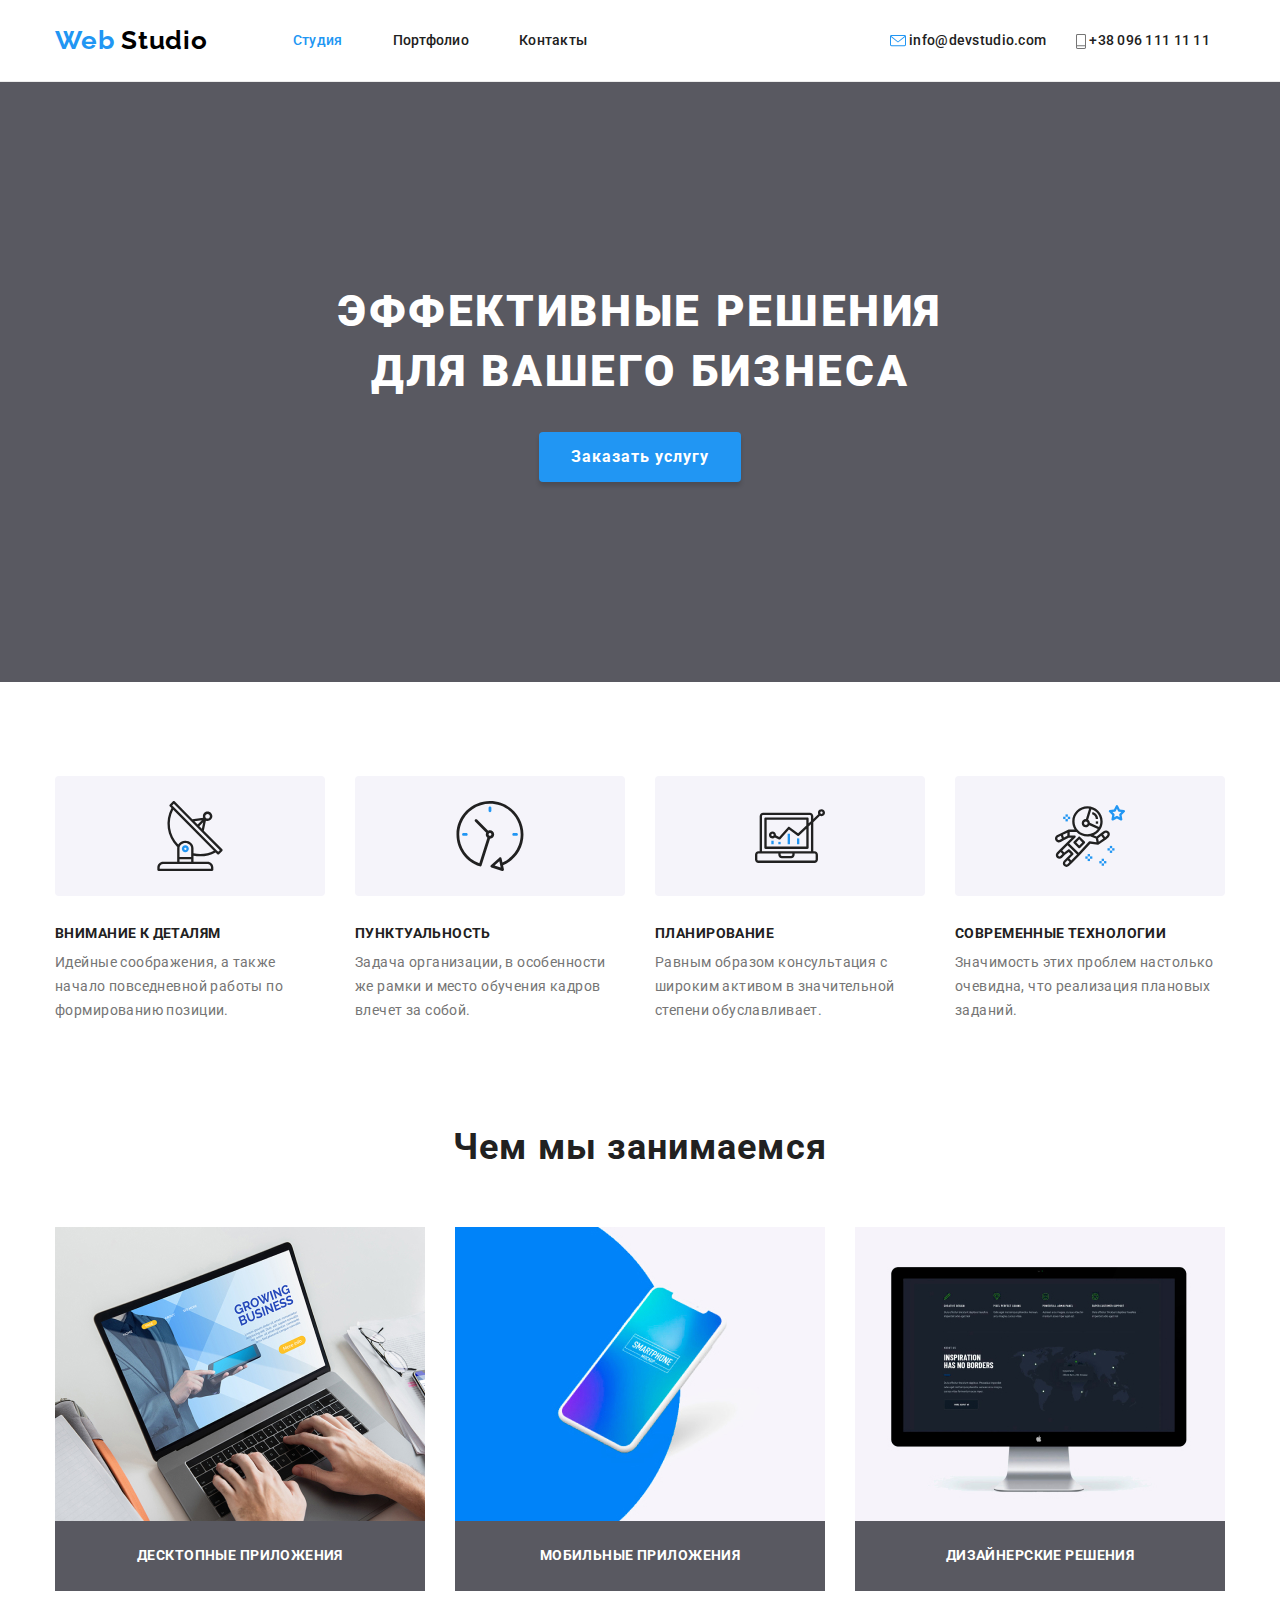
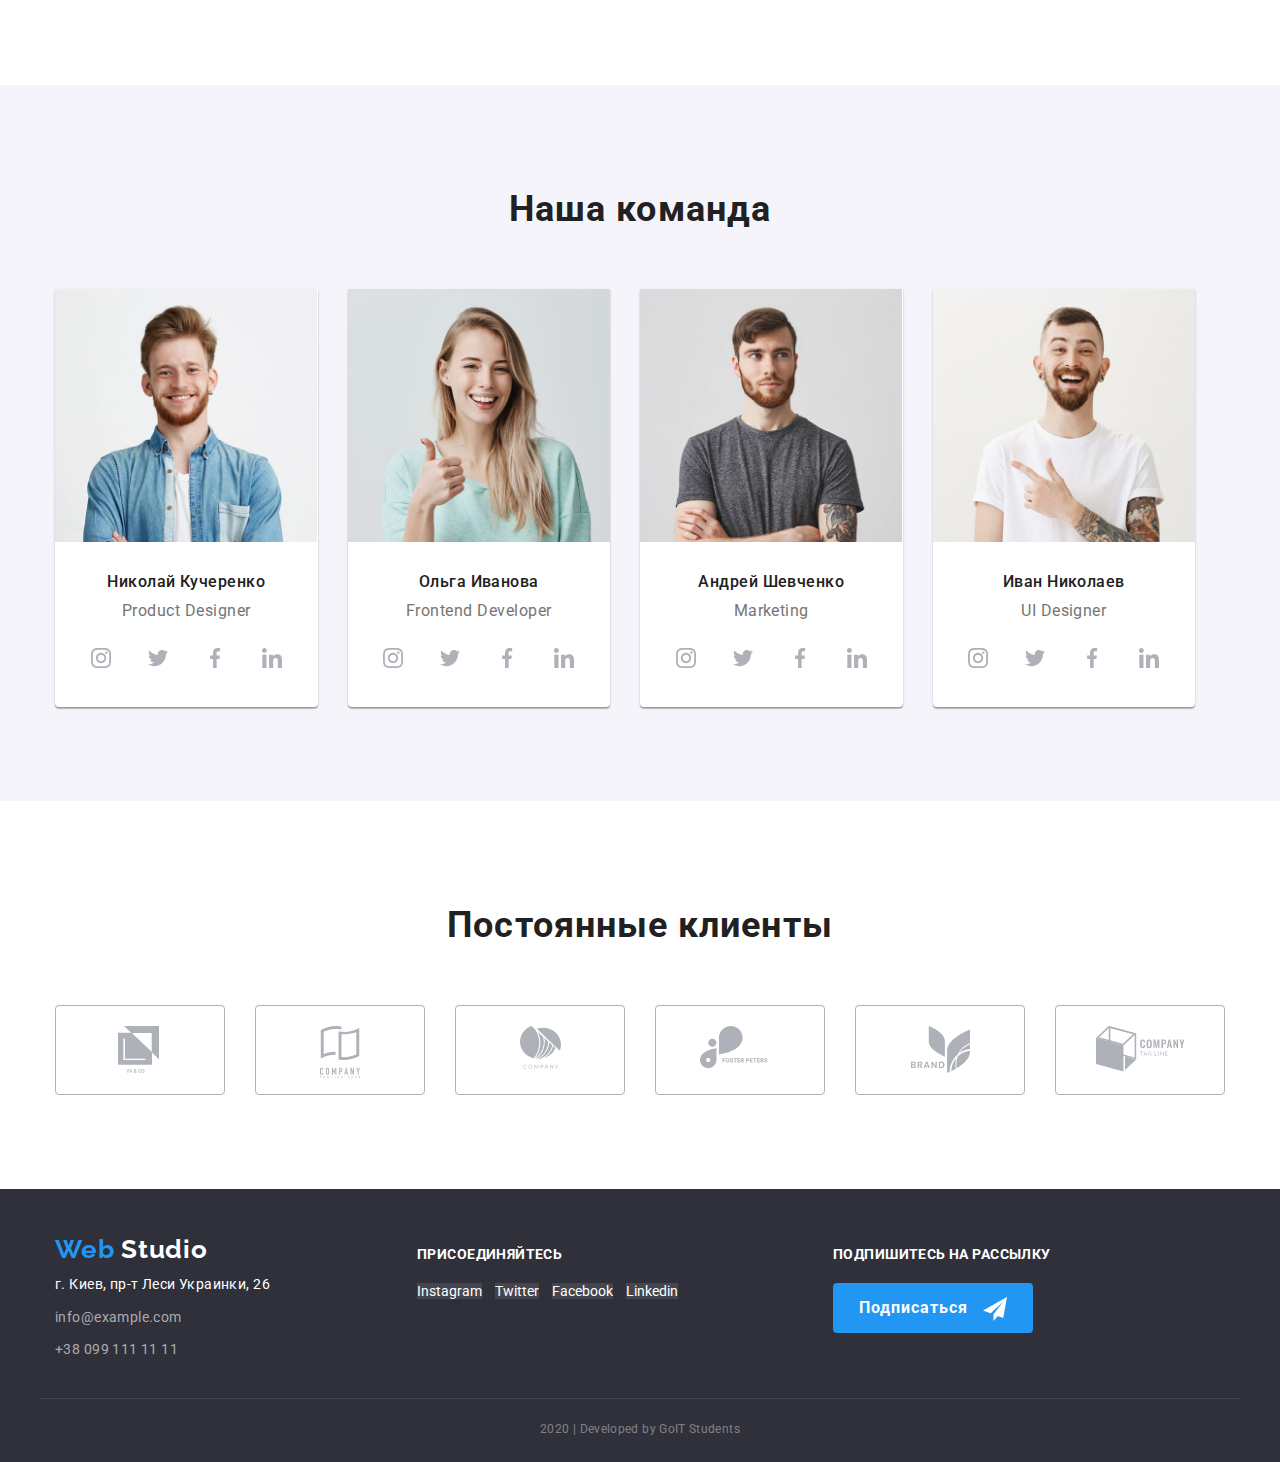
<file: index.html>
<!DOCTYPE html>
<html lang="ru">
  <head>
    <meta charset="UTF-8" />
    <meta name="viewport" content="width=device-width, initial-scale=1.0" />
    <title>WebStudio</title>
    <link
      href="https://fonts.googleapis.com/css2?family=Raleway:wght@700&family=Roboto:wght@400;500;700;900&display=swap"
      rel="stylesheet"
    />
    <link
      rel="stylesheet"
      href="https://cdnjs.cloudflare.com/ajax/libs/modern-normalize/0.6.0/modern-normalize.min.css"
    />
    <link rel="stylesheet" href="./css/styles.css" />
  </head>

  <body>
    <!--Шапка-->
    <header class="header">
      <div class="container">
        <nav class="nav">
          <a href="./index.html" class="logo">
            Web <span class="logo-studio">Studio</span>
          </a>
          <ul class="site-nav">
            <li class="site-nav-title">
              <a href="./index.html" class="link current">Студия</a>
            </li>
            <li class="site-nav-title">
              <a href="./portfolio.html" class="link">Портфолио</a>
            </li>
            <li class="site-nav-title">
              <a href="" class="link">Контакты</a>
            </li>
          </ul>
        </nav>

        <ul class="contacts-nav">
          <li>
            <img src="./images/email.svg" alt="Почта" />
            <a href="mailto:info@devstudio.com" class="link"
              >info@devstudio.com</a
            >
          </li>
          <li>
            <img src="./images/phone.svg" alt="Телефон" />
            <a href="tel:380961111111" class="link">+38 096 111 11 11</a>
          </li>
        </ul>
      </div>
    </header>

    <main>
      <!--Герой-->
      <section class="hero">
        <div class="container">
          <h1 class="hero-title">
            Эффективные решения<br />
            для вашего бизнеса
          </h1>
          <a href="" class="button">Заказать услугу</a>
        </div>
      </section>

      <!--Преимущества-->
      <section class="section advantages">
        <!--Оглавление h2 будет позже скрыто в css-->
        <!-- <h2 class="section-title">Преимущества</h2> -->

        <ul class="advantage container">
          <li class="advantage-item">
            <img src="./images/antenna-1.svg" alt="Антенна" />
            <h3 class="advantage-title">Внимание к деталям</h3>
            <p class="advantage-description">
              Идейные соображения, а также начало повседневной работы по
              формированию позиции.
            </p>
          </li>
          <li class="advantage-item">
            <img src="./images/clock-1.svg" alt="Часы" />
            <h3 class="advantage-title">Пунктуальность</h3>
            <p class="advantage-description">
              Задача организации, в особенности же рамки и место обучения кадров
              влечет за собой.
            </p>
          </li>
          <li class="advantage-item">
            <img src="./images/diagram-1.svg" alt="Диаграмма" />
            <h3 class="advantage-title">Планирование</h3>
            <p class="advantage-description">
              Равным образом консультация с широким активом в значительной
              степени обуславливает.
            </p>
          </li>
          <li class="advantage-item">
            <img src="./images/astronaut-1.svg" alt="Астронавт" />
            <h3 class="advantage-title">Современные технологии</h3>
            <p class="advantage-description">
              Значимость этих проблем настолько очевидна, что реализация
              плановых заданий.
            </p>
          </li>
        </ul>
      </section>
      <!--Услуги-->
      <section class="section">
        <h2 class="section-title">Чем мы занимаемся</h2>

        <ul class="services container">
          <li class="services-item">
            <img src="./images/img.jpg" alt="Ноутбук" />
            <a href="" class="services-title">Десктопные приложения</a>
          </li>

          <li class="services-item">
            <img src="./images/box.jpg" alt="Телефон" />
            <a href="" class="services-title">Мобильные приложения</a>
          </li>

          <li class="services-item">
            <img src="./images/img1.jpg" alt="Мак" />
            <a href="" class="services-title">Дизайнерские решения</a>
          </li>
        </ul>
      </section>
      <!--Сотрудники-->
      <section class="section team">
        <h2 class="section-title">Наша команда</h2>
        <ul class="team-list container">
          <li class="team-list-item">
            <img src="./images/john-smith.jpg" alt="Николай Кучеренко" />
            <h3 class="team-list-title">Николай Кучеренко</h3>
            <p class="profession" lang="en">Product Designer</p>
            <ul class="network">
              <li class="network-title">
                <a href="https://www.instagram.com" class="network-link"
                  ><img src="./images/inta-no-active.svg" alt="instagram"
                /></a>
              </li>
              <li class="network-title">
                <a href="https://twitter.com" class="network-link"
                  ><img src="./images/twitter.svg" alt="twitter"
                /></a>
              </li>
              <li class="network-title">
                <a href="https://facebook.com/" class="network-link"
                  ><img src="./images/fb.svg" alt="facebook"
                /></a>
              </li>
              <li class="network-title">
                <a href="https://www.linkedin.com/" class="network-link"
                  ><img src="./images/linkedin.svg" alt="linkedin"
                /></a>
              </li>
            </ul>
          </li>
          <li class="team-list-item">
            <img src="./images/marta-stewart.jpg" alt="Ольга Иванова" />
            <h3 class="team-list-title">Ольга Иванова</h3>
            <p class="profession" lang="en">Frontend Developer</p>
            <ul class="network">
              <li class="network-title">
                <a href="https://www.instagram.com" class="network-link"
                  ><img src="./images/inta-no-active.svg" alt="instagram"
                /></a>
              </li>
              <li class="network-title">
                <a href="https://twitter.com" class="network-link"
                  ><img src="./images/twitter.svg" alt="twitter"
                /></a>
              </li>
              <li class="network-title">
                <a href="https://facebook.com/" class="network-link"
                  ><img src="./images/fb.svg" alt="facebook"
                /></a>
              </li>
              <li class="network-title">
                <a href="https://www.linkedin.com/" class="network-link"
                  ><img src="./images/linkedin.svg" alt="linkedin"
                /></a>
              </li>
            </ul>
          </li>
          <li class="team-list-item">
            <img src="./images/robert-jakis.jpg" alt="Андрей Шевченко" />
            <h3 class="team-list-title">Андрей Шевченко</h3>
            <p class="profession" lang="en">Marketing</p>
            <ul class="network">
              <li class="network-title">
                <a href="https://www.instagram.com" class="network-link"
                  ><img src="./images/inta-no-active.svg" alt="instagram"
                /></a>
              </li>
              <li class="network-title">
                <a href="https://twitter.com" class="network-link"
                  ><img src="./images/twitter.svg" alt="twitter"
                /></a>
              </li>
              <li class="network-title">
                <a href="https://facebook.com/" class="network-link"
                  ><img src="./images/fb.svg" alt="facebook"
                /></a>
              </li>
              <li class="network-title">
                <a href="https://www.linkedin.com/" class="network-link"
                  ><img src="./images/linkedin.svg" alt="linkedin"
                /></a>
              </li>
            </ul>
          </li>
          <li class="team-list-item">
            <img src="./images/martin-doe.jpg" alt="Иван Николаев" />
            <h3 class="team-list-title">Иван Николаев</h3>
            <p class="profession" lang="en">UI Designer</p>
            <ul class="network">
              <li class="network-title">
                <a href="https://www.instagram.com" class="network-link"
                  ><img src="./images/inta-no-active.svg" alt="instagram"
                /></a>
              </li>
              <li class="network-title">
                <a href="https://twitter.com" class="network-link"
                  ><img src="./images/twitter.svg" alt="twitter"
                /></a>
              </li>
              <li class="network-title">
                <a href="https://facebook.com/" class="network-link"
                  ><img src="./images/fb.svg" alt="facebook"
                /></a>
              </li>
              <li class="network-title">
                <a href="https://www.linkedin.com/" class="network-link"
                  ><img src="./images/linkedin.svg" alt="linkedin"
                /></a>
              </li>
            </ul>
          </li>
        </ul>
      </section>
      <!--Клиенты-->
      <section class="section">
        <h2 class="section-title">Постоянные клиенты</h2>
        <ul class="customers container">
          <li class="customer-logo">
            <a href=""><img src="./images/logo-1.svg" alt="лого 1" /></a>
          </li>
          <li class="customer-logo">
            <a href=""><img src="./images/logo-2.svg" alt="лого 2" /></a>
          </li>
          <li class="customer-logo">
            <a href=""><img src="./images/logo-3.svg" alt="лого 3" /></a>
          </li>
          <li class="customer-logo">
            <a href=""><img src="./images/logo-4.svg" alt="лого 4" /></a>
          </li>
          <li class="customer-logo">
            <a href=""><img src="./images/logo-5.svg" alt="лого 5" /></a>
          </li>
          <li class="customer-logo">
            <a href=""><img src="./images/logo-6.svg" alt="лого 6" /></a>
          </li>
        </ul>
      </section>
    </main>

    <!--Футер-->
    <footer class="footer">
      <div class="container">
        <div class="address">
          <a href="./index.html" class="logo">
            Web <span class="logo-footer">Studio</span>
          </a>
          <address class="footer-address">
            <p>г. Киев, пр-т Леси Украинки, 26</p>
            <a href="mailto:info@example.com" class="footer-contact"
              >info@example.com</a
            >
            <a href="tel:380991111111" class="footer-contact"
              >+38 099 111 11 11</a
            >
          </address>
        </div>
        <div class="join">
          <b class="join-title">присоединяйтесь</b>
          <ul class="network footer">
            <li class="network-title-footer">
              <a
                href="https://www.instagram.com/?hl=ru"
                class="network-footer-link"
                aria-label="Ссылка на Instagram"
                >Instagram</a
              >
            </li>
            <li class="network-title-footer">
              <a
                href="https://twitter.com"
                class="network-footer-link"
                aria-label="Ссылка на Twitter"
                >Twitter</a
              >
            </li>
            <li class="network-title-footer">
              <a
                href="https://uk-ua.facebook.com/"
                class="network-footer-link"
                aria-label="Ссылка на Facebook"
                >Facebook</a
              >
            </li>
            <li class="network-title-footer">
              <a
                href="https://www.linkedin.com/"
                class="network-footer-link"
                aria-label="Ссылка на Linkedin"
                >Linkedin</a
              >
            </li>
          </ul>
        </div>
        <div class="subscribe">
          <b class="subscribe-title">Подпишитесь на рассылку </b>
          <button class="subscribe-button">
            Подписаться <img src="./images/icon-send.png" alt="Отправить" />
          </button>

          <!--Ниже будет форма подписки-->
        </div>
      </div>
      <p class="footer-end container">2020 | Developed by GoIT Students</p>
    </footer>
  </body>
</html>
</file>
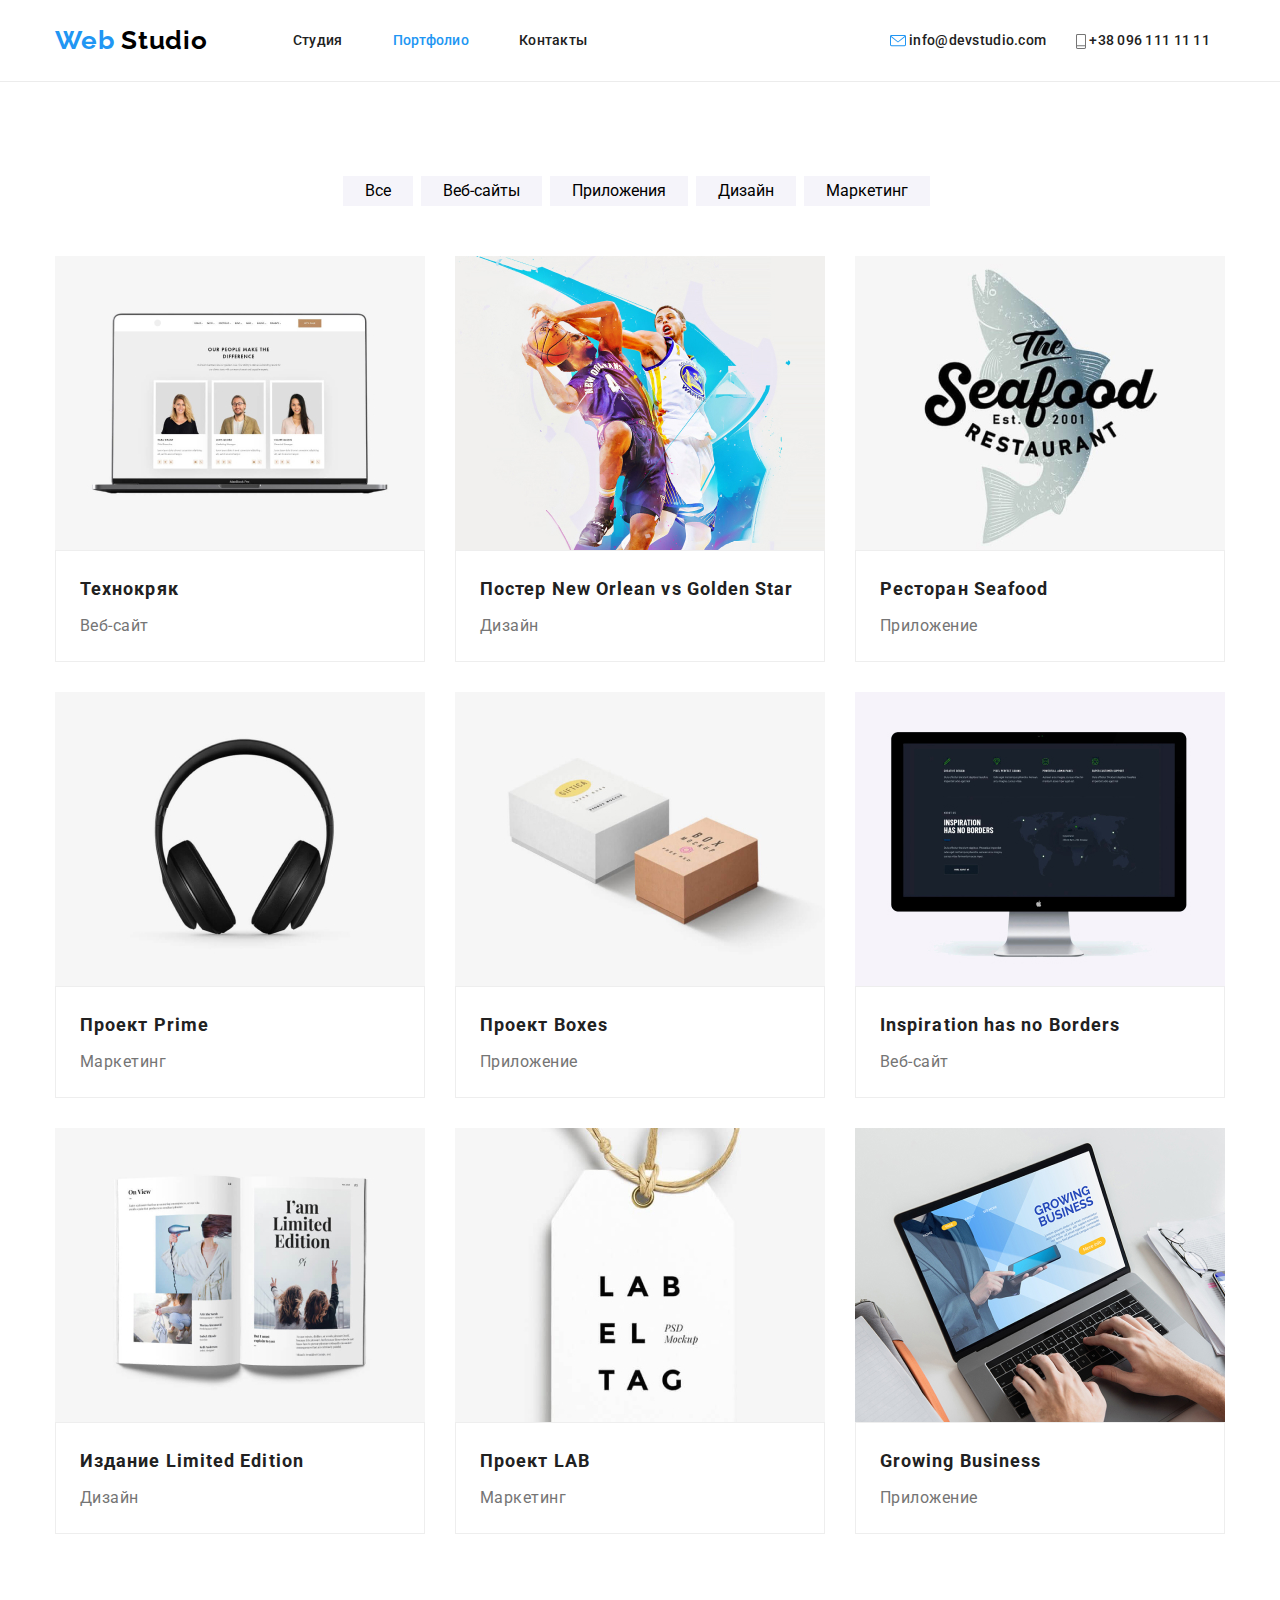
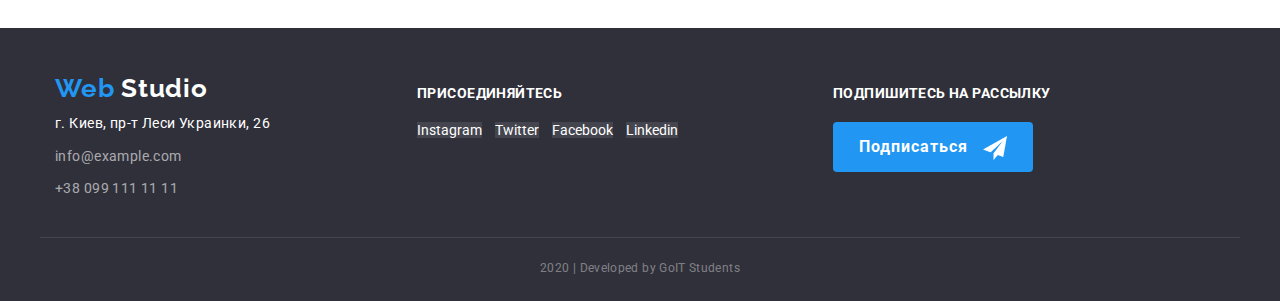
<file: portfolio.html>
<!DOCTYPE html>
<html lang="ru">
  <head>
    <meta charset="UTF-8" />
    <meta name="viewport" content="width=device-width, initial-scale=1.0" />
    <title>Portfolio</title>
    <link
      href="https://fonts.googleapis.com/css2?family=Raleway:wght@700&family=Roboto:wght@400;500;700;900&display=swap"
      rel="stylesheet"
    />
    <link
      rel="stylesheet"
      href="https://cdnjs.cloudflare.com/ajax/libs/modern-normalize/0.6.0/modern-normalize.min.css"
    />
    <link rel="stylesheet" href="./css/styles.css" />
  </head>

  <body>
    <!--Шапка-->
    <header class="header">
      <div class="container">
        <nav class="nav">
          <a href="./index.html" class="logo">
            Web <span class="logo-studio">Studio</span>
          </a>
          <ul class="site-nav">
            <li class="site-nav-title">
              <a href="./index.html" class="link">Студия</a>
            </li>
            <li class="site-nav-title">
              <a href="./portfolio.html" class="link current">Портфолио</a>
            </li>
            <li class="site-nav-title">
              <a href="" class="link">Контакты</a>
            </li>
          </ul>
        </nav>

        <ul class="contacts-nav">
          <li>
            <img src="./images/email.svg" alt="Почта" />
            <a href="mailto:info@devstudio.com" class="link"
              >info@devstudio.com</a
            >
          </li>
          <li>
            <img src="./images/phone.svg" alt="Телефон" />
            <a href="tel:380961111111" class="link">+38 096 111 11 11</a>
          </li>
        </ul>
      </div>
    </header>
    <main>
      <section class="section">
        <!-- <h1 class="portfolio">Портфолио</h1> -->
        <!-- Фильтры -->
        <ul class="filters container">
          <li class="button-fiters"><button>Все</button></li>
          <li class="button-fiters"><button>Веб-сайты</button></li>
          <li class="button-fiters"><button>Приложения</button></li>
          <li class="button-fiters"><button>Дизайн</button></li>
          <li class="button-fiters"><button>Маркетинг</button></li>
        </ul>
        <ul class="portfolio-list container">
          <li class="portfolio-item">
            <a href="./portfolio.html" class="portfolio-link"
              ><img src="./images/portfolio/tc.jpg" alt="Технокряк" />
              <div class="card-content">
                <h2 class="portfolio-title">Технокряк</h2>
                <p class="portfolio-kind">Веб-сайт</p>
              </div>
              <!-- <p class="portfolio-description">
                                        Технокряк это современная площадка распространения коронавируса.
                                        Компании используют эту платформу для цифрового шпионажа и атак
                                        на защищённые сервера конкурентов.
                                      </p> -->
            </a>
          </li>
          <li class="portfolio-item">
            <a href="./portfolio.html" class="portfolio-link"
              ><img
                src="./images/portfolio/nogs.jpg"
                alt="Постер Новый Орлеан против Голден Стар"
              />
              <div class="card-content">
                <h2 class="portfolio-title">
                  Постер New Orlean vs Golden Star
                </h2>
                <p class="portfolio-kind">Дизайн</p>
              </div>
              <!-- <p class="portfolio-description">
                                        Технокряк это современная площадка распространения коронавируса.
                                        Компании используют эту платформу для цифрового шпионажа и атак
                                        на защищённые сервера конкурентов.
                                      </p> -->
            </a>
          </li>
          <li class="portfolio-item">
            <a href="./portfolio.html" class="portfolio-link"
              ><img
                src="./images/portfolio/seafood.jpg"
                alt="Ресторан морепродуктов"
              />
              <div class="card-content">
                <h2 class="portfolio-title">Ресторан Seafood</h2>
                <p class="portfolio-kind">Приложение</p>
              </div>
              <!-- <p class="portfolio-description">
                                        Технокряк это современная площадка распространения коронавируса.
                                        Компании используют эту платформу для цифрового шпионажа и атак
                                        на защищённые сервера конкурентов.
                                      </p> -->
            </a>
          </li>
          <li class="portfolio-item">
            <a href="./portfolio.html" class="portfolio-link"
              ><img src="./images/portfolio/prime.jpg" alt="Проект Прайм" />
              <div class="card-content">
                <h2 class="portfolio-title">Проект Prime</h2>
                <p class="portfolio-kind">Маркетинг</p>
              </div>
              <!-- <p class="portfolio-description">
                                        Технокряк это современная площадка распространения коронавируса.
                                        Компании используют эту платформу для цифрового шпионажа и атак
                                        на защищённые сервера конкурентов.
                                      </p> -->
            </a>
          </li>
          <li class="portfolio-item">
            <a href="./portfolio.html" class="portfolio-link"
              ><img src="./images/portfolio/boxes.jpg" alt="Проект Боксес" />
              <div class="card-content">
                <h2 class="portfolio-title">Проект Boxes</h2>
                <p class="portfolio-kind">Приложение</p>
              </div>
              <!-- <p class="portfolio-description">
                                      Технокряк это современная площадка распространения коронавируса.
                                      Компании используют эту платформу для цифрового шпионажа и атак
                                      на защищённые сервера конкурентов.
                                    </p> -->
            </a>
          </li>
          <li class="portfolio-item">
            <a href="./portfolio.html" class="portfolio-link"
              ><img
                src="./images/portfolio/inspiration.jpg"
                alt="Вдохновение не имеет границ"
              />
              <div class="card-content">
                <h2 lang="en" class="portfolio-title">
                  Inspiration has no Borders
                </h2>
                <p class="portfolio-kind">Веб-сайт</p>
              </div>
              <!-- <p class="portfolio-description">
                                      Технокряк это современная площадка распространения коронавируса.
                                      Компании используют эту платформу для цифрового шпионажа и атак
                                      на защищённые сервера конкурентов.
                                    </p> -->
            </a>
          </li>
          <li class="portfolio-item">
            <a href="./portfolio.html" class="portfolio-link"
              ><img src="./images/portfolio/le.jpg" alt="Издание ЛЭ" />
              <div class="card-content">
                <h2 class="portfolio-title">Издание Limited Edition</h2>
                <p class="portfolio-kind">Дизайн</p>
              </div>
              <!-- <p class="portfolio-description">
                                        Технокряк это современная площадка распространения коронавируса.
                                        Компании используют эту платформу для цифрового шпионажа и атак
                                        на защищённые сервера конкурентов.
                                      </p> -->
            </a>
          </li>
          <li class="portfolio-item">
            <a href="./portfolio.html" class="portfolio-link"
              ><img src="./images/portfolio/lab.jpg" alt="Проект ЛАБ" />
              <div class="card-content">
                <h2 class="portfolio-title">Проект LAB</h2>
                <p class="portfolio-kind">Маркетинг</p>
              </div>
              <!-- <p class="portfolio-description">
                                        Технокряк это современная площадка распространения коронавируса.
                                        Компании используют эту платформу для цифрового шпионажа и атак
                                        на защищённые сервера конкурентов.
                                      </p> -->
            </a>
          </li>
          <li class="portfolio-item">
            <a href="./portfolio.html" class="portfolio-link"
              ><img
                src="./images/portfolio/gb.jpg"
                alt="Приложение Растущий Бизнес"
              />
              <div class="card-content">
                <h2 lang="en" class="portfolio-title">Growing Business</h2>
                <p class="portfolio-kind">Приложение</p>
              </div>
              <!-- <p class="portfolio-description">
                                        Технокряк это современная площадка распространения коронавируса.
                                        Компании используют эту платформу для цифрового шпионажа и атак
                                        на защищённые сервера конкурентов.
                                      </p> -->
            </a>
          </li>
        </ul>
      </section>
    </main>

    <!--Футер-->
    <footer class="footer">
      <div class="container">
        <div class="address">
          <a href="./index.html" class="logo">
            Web <span class="logo-footer">Studio</span>
          </a>
          <address class="footer-address">
            <p>г. Киев, пр-т Леси Украинки, 26</p>
            <a href="mailto:info@example.com" class="footer-contact"
              >info@example.com</a
            >
            <a href="tel:380991111111" class="footer-contact"
              >+38 099 111 11 11</a
            >
          </address>
        </div>
        <div class="join">
          <b class="join-title">присоединяйтесь</b>
          <ul class="network footer">
            <li class="network-title-footer">
              <a
                href="https://www.instagram.com/?hl=ru"
                class="network-footer-link"
                aria-label="Ссылка на Instagram"
                >Instagram</a
              >
            </li>
            <li class="network-title-footer">
              <a
                href="https://twitter.com"
                class="network-footer-link"
                aria-label="Ссылка на Twitter"
                >Twitter</a
              >
            </li>
            <li class="network-title-footer">
              <a
                href="https://uk-ua.facebook.com/"
                class="network-footer-link"
                aria-label="Ссылка на Facebook"
                >Facebook</a
              >
            </li>
            <li class="network-title-footer">
              <a
                href="https://www.linkedin.com/"
                class="network-footer-link"
                aria-label="Ссылка на Linkedin"
                >Linkedin</a
              >
            </li>
          </ul>
        </div>
        <div class="subscribe">
          <b class="subscribe-title">Подпишитесь на рассылку </b>
          <button class="subscribe-button">
            Подписаться <img src="./images/icon-send.png" alt="Отправить" />
          </button>

          <!--Ниже будет форма подписки-->
        </div>
      </div>
      <p class="footer-end container">2020 | Developed by GoIT Students</p>
    </footer>
  </body>
</html>
</file>
<file: css/styles.css>
/* цвет основного текста #757575  */
/* цвет вторичного текста (заголовки) #212121 */
/* цвет hero, подписи картинок "чем мы занимаемся" #FFFFFF */

/* хедер цвет: 
1) WebStudio #2196F3; 
2) Nav #212121, при наведении #2196F3; 
3) mail, tel #757575, при наведении #2196F3 */

/* футер цвет:
1) WebStudio #2196F3; 
2) основной цвет #FFFFFF;
3) mail, tel rgba(255, 255, 255, 0.6);
4) 2020 rgba(255, 255, 255, 0.4) */

/* цвет фона секций:
1) хедер #FFFFFF;
2) hero rgba(47, 48, 58, 0.8);
3) преимущества, чем мы занимаемся, клиенты #E5E5E5;
4) сотрудники #F5F4FA;
5) футер #2F303A */

/* цвет фона элементов:
1) заказать услугу background: #2196F3;
box-shadow: 0px 4px 4px rgba(0, 0, 0, 0.15);
2) преимущества #F5F4FA;
3) чем мы занимаемся: картинки или ссылки на источник,
текст rgba(47, 48, 58, 0.8)
4) сотрудники: картинки или ссылки на источник,
текст #FFFFFF, 
лого #FFFFFF, активные #2196F3;
5) футер лого rgba(255, 255, 255, 0.1),
активные #2196F3 */

html {
  box-sizing: border-box;
}

*,
*::before,
*::after {
  box-sizing: inherit;
}

img {
  display: block;
  max-width: 100%;
  height: auto;
}
h1,
h2,
h3,
h4,
h5,
h6,
p {
  margin: 0;
  padding: 0;
  font-size: 14px;
}

:root {
  /* цвета текта */
  --primary-text-color: #757575;
  --secondary-text-color: #212121;
  --accent-color: #2196f3;
  --primary-white-color: #ffffff;
  --footer-contacts-color: rgba(255, 255, 255, 0.6);
  --footer-end-color: rgba(255, 255, 255, 0.4);
  /* цвета фонов секций и элементов */
  --background-services-color: rgba(47, 48, 58, 0.8);
  --background-elements-color: #f5f4fa;
  --background-hero-color: rgba(47, 48, 58, 0.8);
  --background-sections-color: #e5e5e5; /* преимущества, чем мы занимаемся, клиенты */
  --background-team-color: #f5f4fa; /* сотрудники */
  --background-footer-color: #2f303a;
  --background-footer-logo-color: rgba(255, 255, 255, 0.1);
}

body {
  font-size: 14px;
  font-family: Roboto, sans-serif;

  background-color: var(--primary-white-color);
  color: var(--primary-text-color);
}

ul {
  list-style: none;
  text-decoration: none;
  margin: 0;
  padding: 0;
}

/* Шапка */
.logo {
  text-decoration: none;
  font-family: Raleway;
  font-weight: 700;
  font-size: 26px;
  line-height: 1.19;
  letter-spacing: 0.03em;

  color: var(--accent-color);
}
.logo-studio {
  text-decoration: none;
  font-family: Raleway;
  font-weight: 700;
  font-size: 26px;
  line-height: 1.19px;
  letter-spacing: 0.03em;
  color: #000000;
}

/* Nav*/
.header {
  border-bottom: 1px solid #ececec;
}
.header .container {
  justify-content: space-between;
}
.nav a {
  margin-right: 60px;
}
.nav,
.site-nav,
.contacts-nav {
  display: flex;
  align-items: center;
}
.contacts-nav {
  margin-left: auto;
}
.link {
  text-decoration: none;
  font-weight: 500;
  line-height: 1.14;
  letter-spacing: 0.02em;

  color: var(--secondary-text-color);
}
.site-nav-title {
  padding: 32px 25px;
}
.contacts-nav li {
  padding: 32px 15px;
}

.contacts-nav img {
  display: inline-block;
  vertical-align: middle;
}
.site-nav-title a:last-child,
.contacts-nav li:last-child {
  margin-right: 0;
}
.link:hover,
.link:focus,
.link:active {
  color: var(--accent-color);
}
.site-nav .link.current {
  color: var(--accent-color);
}

/* Hero */
.hero {
  text-align: center;
  padding-top: 200px;
  padding-bottom: 200px;

  background-color: var(--background-hero-color);
}

.hero .container {
  display: inline-block;
}
.hero-title {
  margin-bottom: 30px;

  text-transform: uppercase;
  font-weight: 900;
  font-size: 44px;
  line-height: 1.36;
  letter-spacing: 0.06em;

  color: var(--primary-white-color);
}

.button {
  display: inline-block;
  box-shadow: 0px 4px 4px rgba(0, 0, 0, 0.15);
  border-radius: 4px;
  min-width: 200px;
  padding: 10px 32px;

  text-decoration: none;
  font-weight: 700;
  font-size: 16px;
  line-height: 1.87;
  text-align: center;
  letter-spacing: 0.06em;

  color: var(--primary-white-color);

  background-color: var(--accent-color);
}

/* Секции */
.section {
  padding-top: 94px;
  padding-bottom: 94px;
}
.section-title {
  margin-bottom: 50px;

  font-weight: 700;
  font-size: 36px;
  line-height: 1.67;
  text-align: center;
  letter-spacing: 0.03em;

  color: var(--secondary-text-color);
}

.container {
  display: flex;
  justify-content: center;
  text-align: center;
  width: 1200px;
  padding-left: 15px;
  padding-right: 15px;
  margin-left: auto;
  margin-right: auto;
}

/* Преимущества */

.advantages {
  padding-bottom: 0;
}
.advantage-item {
  text-align: left;
  width: calc((100%-60) / 4);
  margin-right: 30px;
}

.advantage-item:last-child {
  margin-right: 0;
}

.advantage-item > img {
  padding: 25px 100px;

  background-color: var(--background-team-color);
  margin-bottom: 30px;
  border-radius: 4px;
}
.advantage-title {
  margin-bottom: 10px;

  font-weight: 700;
  line-height: 1.14;
  letter-spacing: 0.03em;
  text-transform: uppercase;

  color: var(--secondary-text-color);
}
.advantage-description {
  width: 270px;

  font-weight: 400;
  line-height: 1.71;
  letter-spacing: 0.03em;

  color: var(--primary-text-color);
}

/* Услуги */

.services-title {
  display: block;
  padding-top: 27px;
  padding-bottom: 27px;

  text-decoration: none;
  font-weight: 700;
  line-height: 1.14;
  letter-spacing: 0.03em;
  text-transform: uppercase;

  color: var(--primary-white-color);

  background-color: var(--background-services-color);
}
.services-item {
  width: calc((100%-60) / 3);
  margin-right: 30px;
}

.services-item:last-child {
  margin-right: 0;
}

/* Сотрудники */
.section.team {
  background-color: var(--background-elements-color);
}

.team-list-item {
  box-shadow: 0px 2px 1px rgba(0, 0, 0, 0.2), 0px 1px 1px rgba(0, 0, 0, 0.14),
    0px 1px 3px rgba(0, 0, 0, 0.12);
  border-radius: 0px 0px 4px 4px;
  overflow: hidden;
  margin-right: 30px;
  padding-bottom: 24px;
  width: calc((100%-60px) / 4);

  background-color: var(--primary-white-color);
}
.team-list-item > img {
  margin-bottom: 30px;
}

.team-list-title {
  margin-bottom: 10px;

  font-weight: 500;
  font-size: 16px;
  line-height: 1.19;
  text-align: center;
  letter-spacing: 0.03em;

  color: var(--secondary-text-color);
}
.profession {
  margin-bottom: 16px;

  font-weight: 400;
  font-size: 16px;
  line-height: 1.19;
  text-align: center;
  letter-spacing: 0.03em;

  color: var(--primary-text-color);

  background-color: var(--primary-white-color);
}

.network-title {
  display: inline-block;
  margin-right: 10px;
}

.network-title:last-child {
  margin-right: 0;
}
.network-link {
  /* здесь что-то будет */
}

/* Клиенты */

.customer-logo {
  width: 170px;
  height: 90px;
  padding-top: 20px;
  margin-right: 30px;
  border: 1px solid #afb1b8;
  box-sizing: border-box;
  border-radius: 4px;
}
.customer-logo:last-child {
  margin-right: 0;
}
.customer-logo:hover,
.customer-logo:focus {
  color: var(--accent-color);
}
.customers img {
  margin: auto;
}

/* Футер */
.footer {
  background-color: var(--background-footer-color);
}
.footer .container {
  justify-content: flex-start;
}
.container .address {
  text-align: start;
}
.address {
  display: inline-block;
  margin-top: 45px;
  margin-right: 147px;
  margin-bottom: 28px;
}
.address > a {
  display: inline-block;
  margin-bottom: 8px;
}
.logo-footer {
  font-weight: 700;
  font-size: 26px;
  line-height: 1.19;
  letter-spacing: 0.03em;

  color: #ffffff;
}

.footer-address {
  font-style: normal;
  font-weight: 400;
  line-height: 1.7;
  letter-spacing: 0.03em;

  color: var(--primary-white-color);
}
.footer-address p {
  margin-bottom: 9px;
}
.footer-contact {
  display: block;
  margin-bottom: 8px;

  text-decoration: none;
  font-weight: 400;
  line-height: 1.71;
  letter-spacing: 0.03em;

  color: var(--footer-contacts-color);
}

.footer-contact:hover,
.footer-contact:focus {
  color: var(--accent-color);
}
.join {
  text-align: left;
  margin-top: 57px;
  margin-right: 155px;
  margin-bottom: 56px;
}
.join-title {
  display: inline-block;
  margin-bottom: 20px;

  font-weight: 700;
  line-height: 1.14;
  letter-spacing: 0.03em;
  text-transform: uppercase;

  color: var(--primary-white-color);
}

.network-title-footer {
  display: inline-block;
  margin-right: 10px;
}
.network-title-footer:last-child {
  margin-right: 0;
}
.network.footer a {
  text-decoration: none;

  color: var(--primary-white-color);
  background-color: var(--background-footer-logo-color);
}
.network.footer a:hover,
.network.footer a:focus {
  color: var(--accent-color);
}
.subscribe {
  margin-top: 57px;
}
.subscribe-title {
  display: inline-block;
  margin-bottom: 20px;

  font-weight: 700;
  line-height: 1.14;
  letter-spacing: 0.03em;
  text-transform: uppercase;

  color: var(--primary-white-color);
}
.subscribe-button {
  display: block;
  width: 200px;
  height: 50px;
  border: var(--accent-color);
  border-radius: 4px;
  padding: 0;

  text-decoration: none;
  font-weight: 700;
  font-size: 16px;
  line-height: 1.87;
  letter-spacing: 0.06em;

  color: var(--primary-white-color);

  background-color: var(--accent-color);
}
.subscribe-button img {
  display: inline-block;
  vertical-align: middle;
  margin-left: 10px;
}
.footer-end.container {
  padding-top: 18px;
  padding-bottom: 21px;
  justify-content: center;
  border-top: 1px solid var(--background-footer-logo-color);

  font-weight: 400;
  font-size: 12px;
  line-height: 2;
  letter-spacing: 0.03em;

  color: var(--footer-end-color);
}

/* Портфолио */

.filters {
  margin-bottom: 50px;
}
.button-fiters {
  display: block;
  border: 0em;
  border-radius: 4px;
  margin-right: 8px;

  font-family: inherit;
  text-decoration: none;

  font-weight: 500;
  font-size: 16px;
  line-height: 1.62;
  text-align: center;
  letter-spacing: 0.03em;

  color: var(--secondary-text-color);

  background-color: var(--background-elements-color);
}
button:hover,
button:focus,
button:active {
  color: var(--primary-white-color);
  background-color: var(--accent-color);
  border-radius: 4px;
  box-shadow: 0px 2px 2px rgba(0, 0, 0, 0.12), 0px 1px 2px rgba(0, 0, 0, 0.08),
    0px 3px 1px rgba(0, 0, 0, 0.1);
}

button {
  border: 0;
  background-color: inherit;
  padding: 6px 22px;
}
.portfolio-list {
  display: flex;
  flex-wrap: wrap;

  justify-content: center;
}
.portfolio-item:nth-child(3n) {
  margin-right: 0;
}
.portfolio-item:nth-last-child(-n + 3) {
  margin-bottom: 0;
}
.portfolio-item {
  display: block;
  text-align: left;
  overflow: hidden;
  margin-right: 30px;
  margin-bottom: 30px;
  width: cslc((100%-60px)/3);
  width: 370px;
}

.portfolio-link {
  display: block;

  text-decoration: none;
}
.card-content {
  padding: 20px 24px 20px 24px;
  border: 1px solid #eeeeee;
}
.portfolio-title {
  margin-bottom: 4px;

  font-weight: 700;
  font-size: 18px;
  line-height: 2;
  letter-spacing: 0.06em;

  color: var(--secondary-text-color);
}
.portfolio-kind {
  font-weight: 400;
  font-size: 16px;
  line-height: 1.87;
  letter-spacing: 0.03em;

  color: var(--primary-text-color);
}
.portfolio-description {
  font-weight: 400;
  font-size: 18px;
  line-height: 1.56;
  letter-spacing: 0.03em;

  color: var(--primary-white-color);

  background-color: var(--accent-color);
}
</file>
